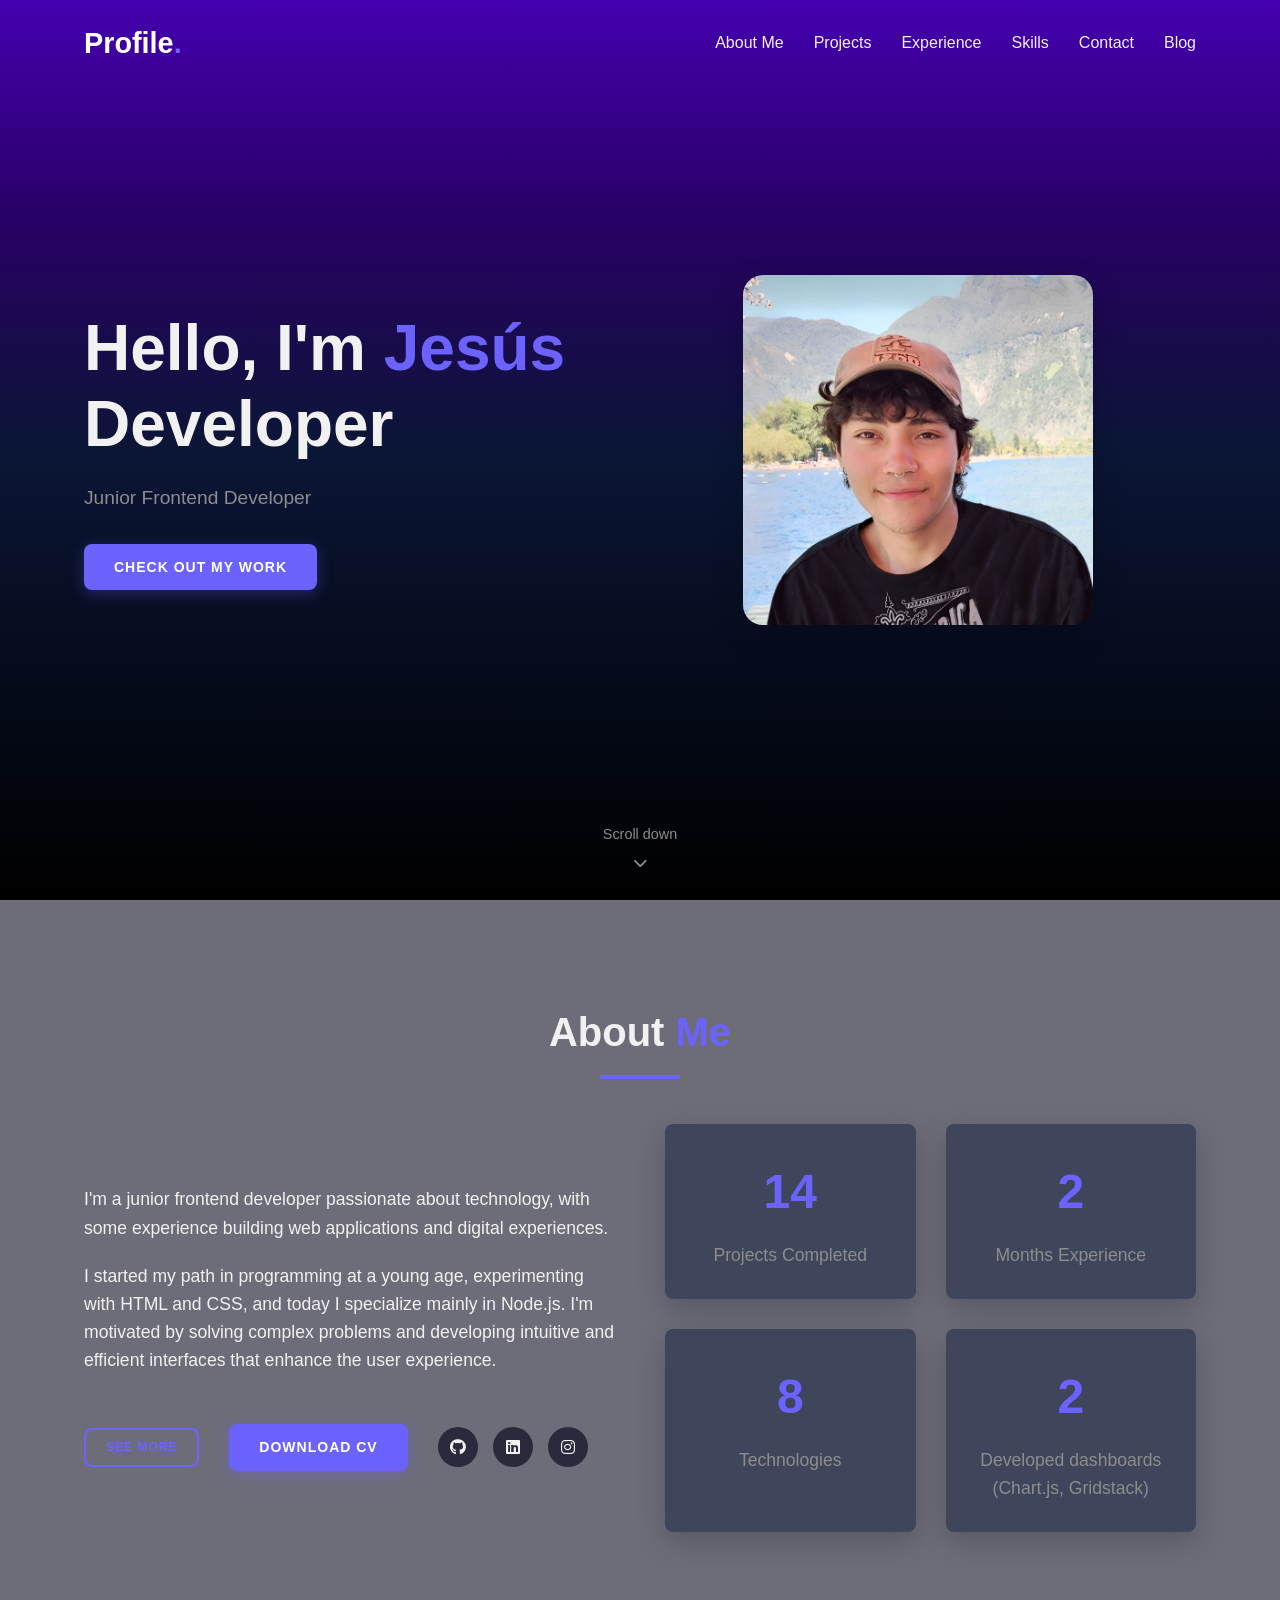
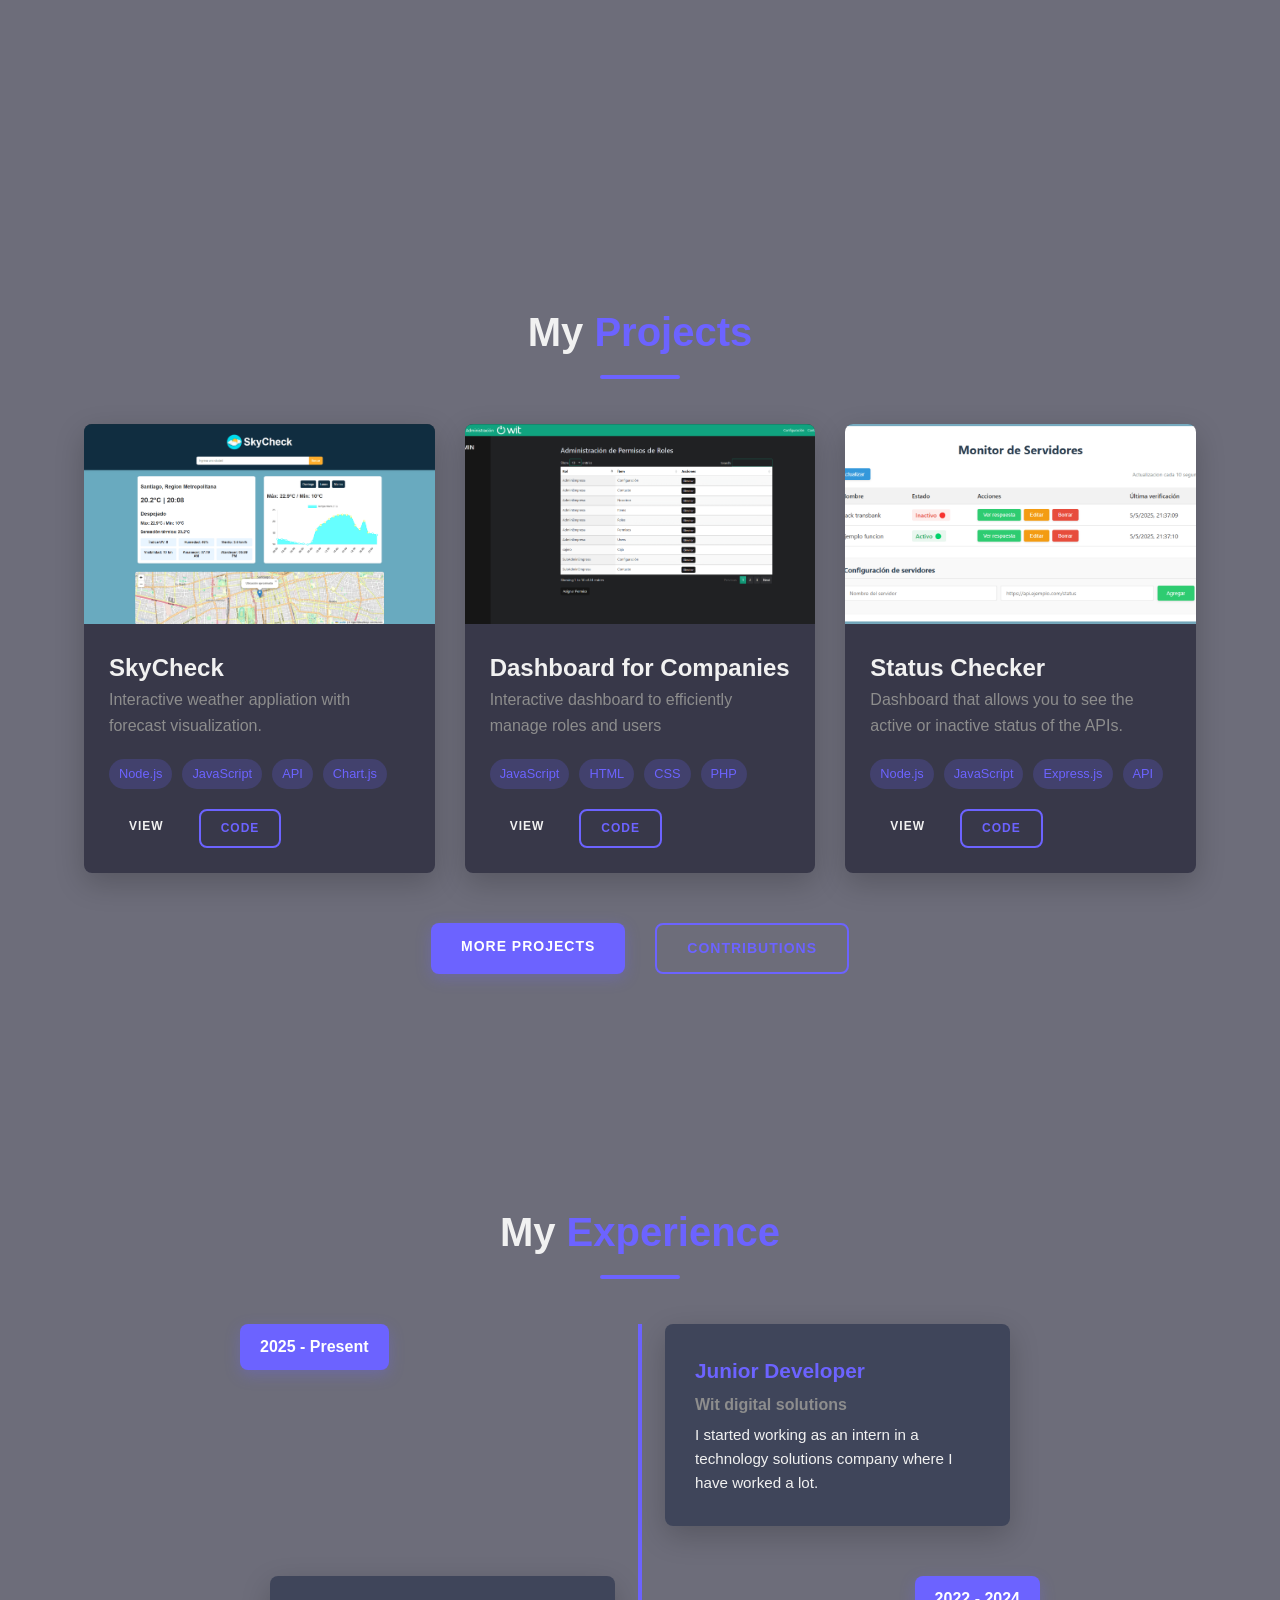
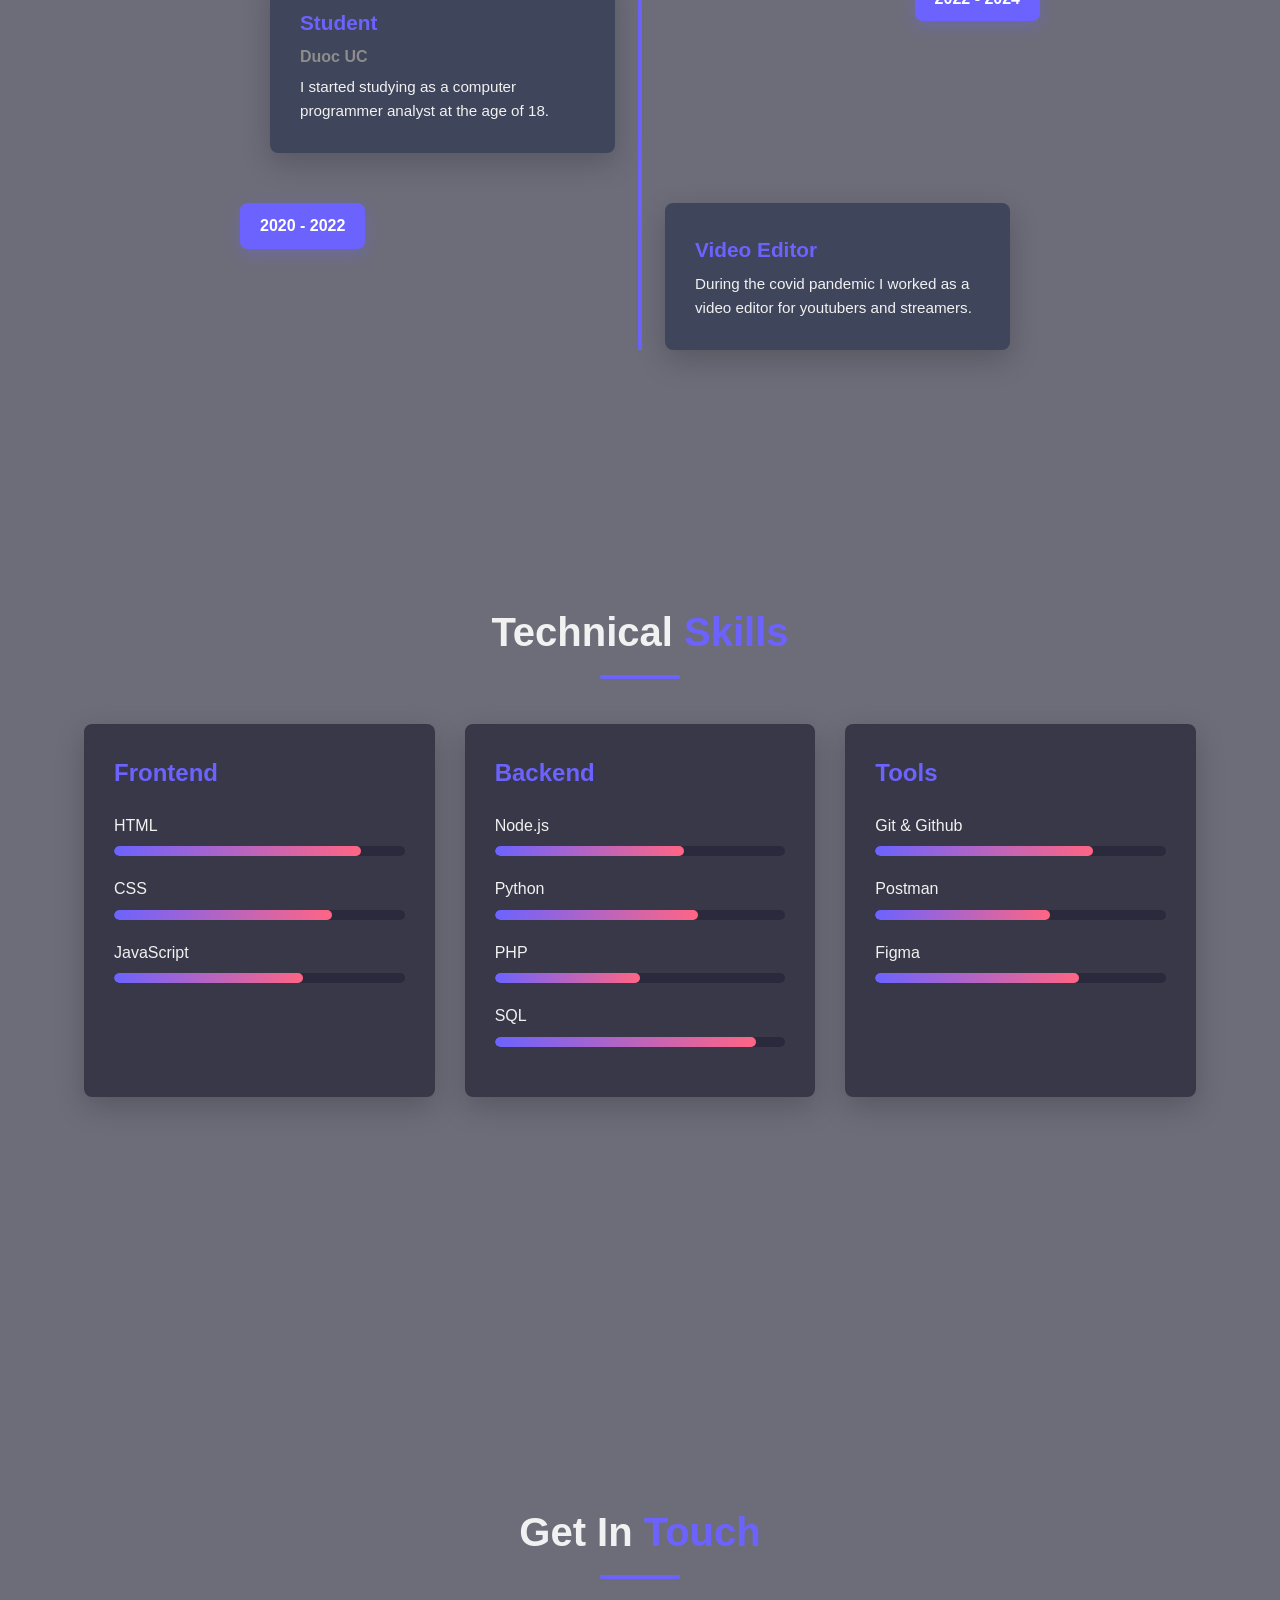
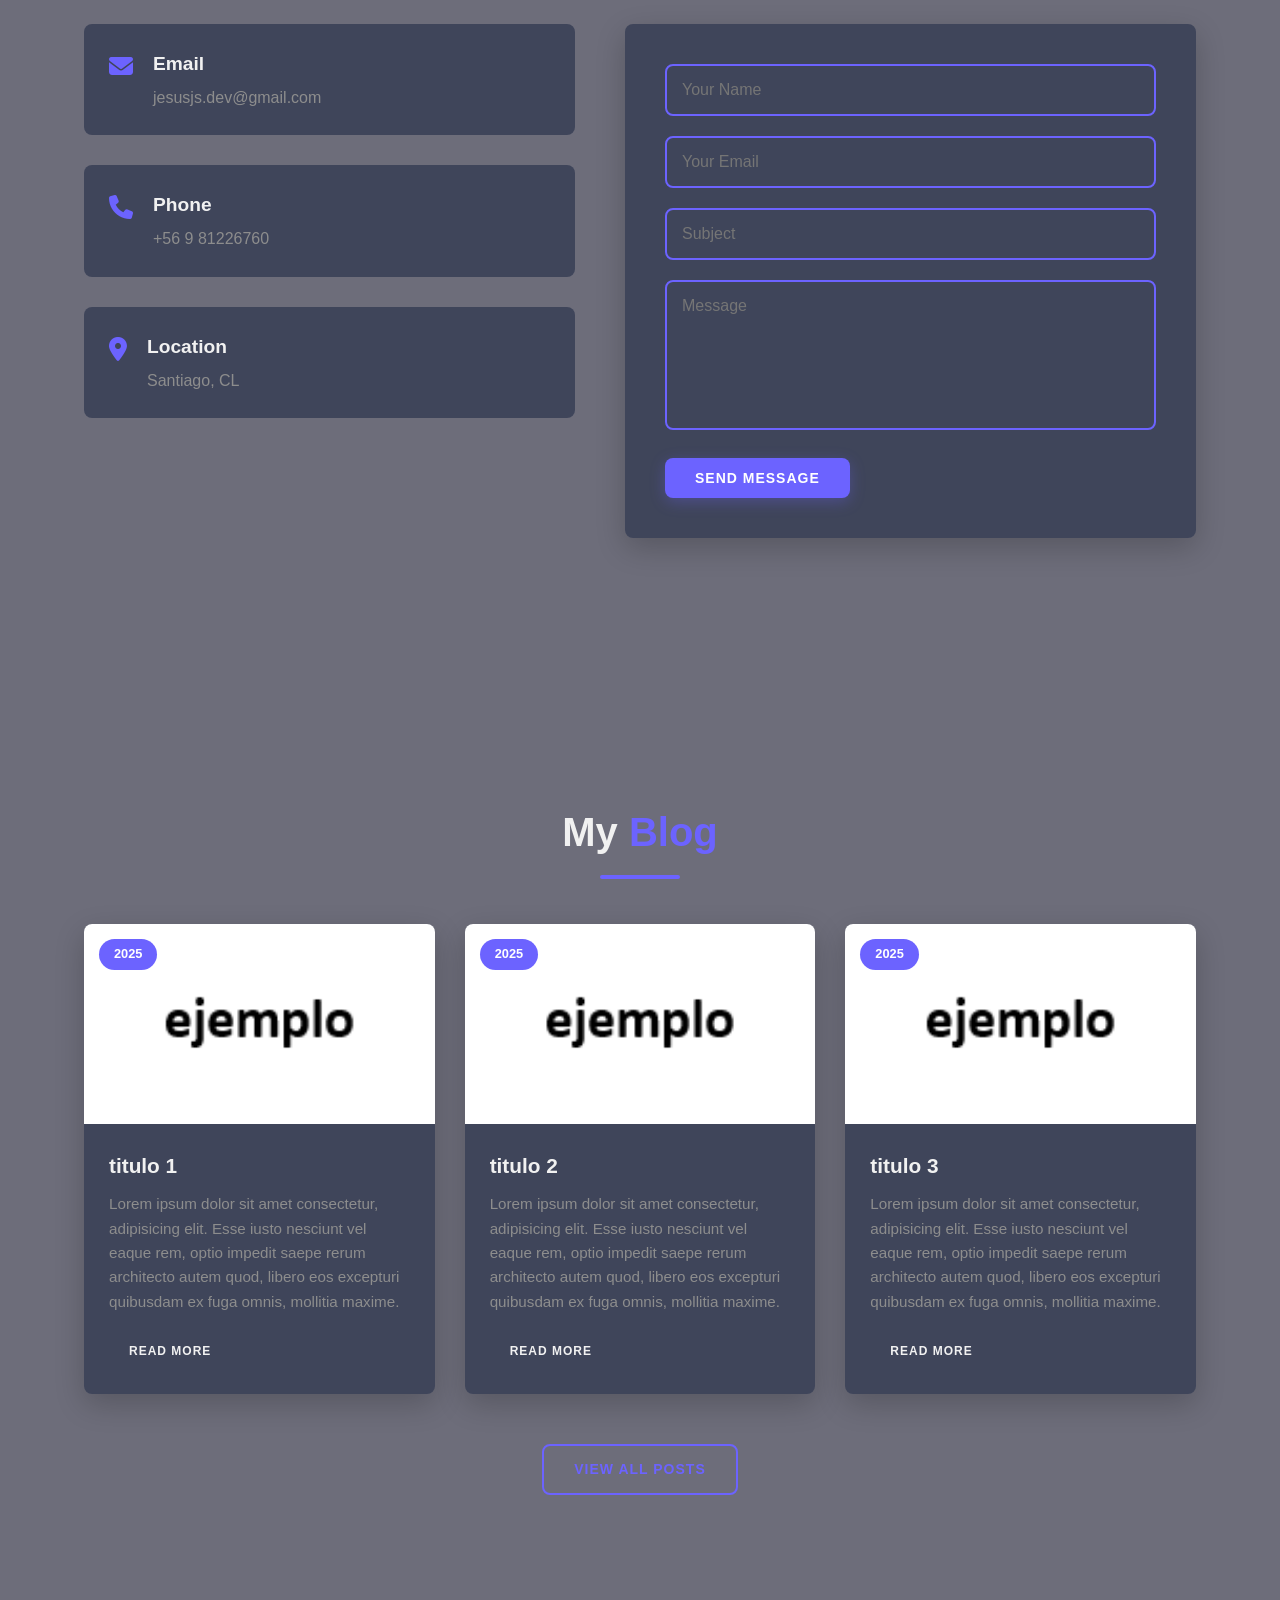
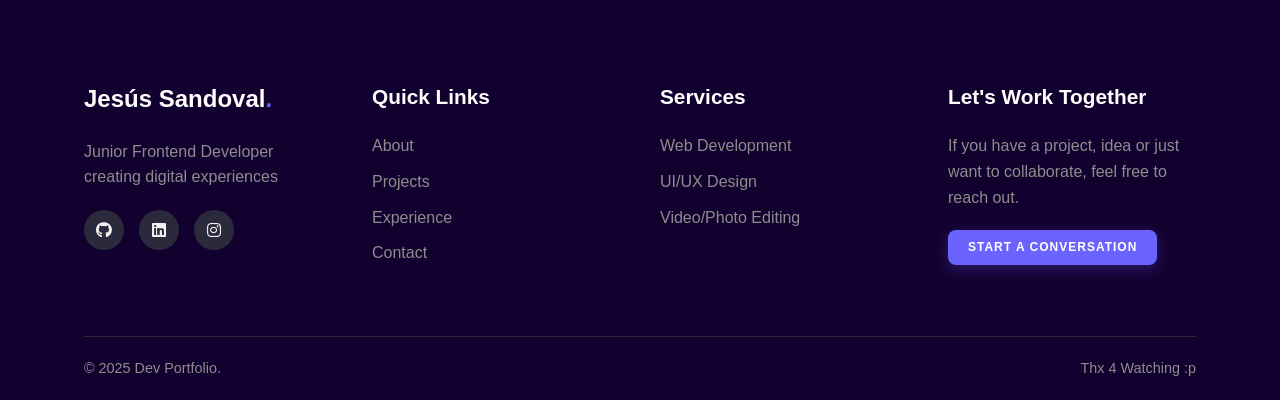
<file: index.html>
<!DOCTYPE html>
<html lang="en">

<head>
    <meta charset="UTF-8">
    <meta name="viewport" content="width=device-width, initial-scale=1.0">
    <link rel="stylesheet" href="https://cdnjs.cloudflare.com/ajax/libs/font-awesome/6.4.0/css/all.min.css">
    <link rel="stylesheet" href=" css/styles.css">
    <title>Portfolio Jesús</title>
</head>

<body>
    <!-- Navbar -->
    <nav class="navbar">
        <div class="container">
            <a href="#hero" class="logo">Profile<span>.</span></a>
            <ul class="nav-links">
                <li><a href="#about">About Me</a></li>
                <li><a href="#projects">Projects</a></li>
                <li><a href="#experience">Experience</a></li>
                <li><a href="#skills">Skills</a></li>
                <li><a href="#contact">Contact</a></li>
                <li><a href="#blog">Blog</a></li>
            </ul>
            <div class="menu-btn">
                <div class="btn-line"></div>
                <div class="btn-line"></div>
                <div class="btn-line"></div>
            </div>
        </div>
    </nav>

    <div class="contenido-secciones">
        <!-- Profile -->
        <section id="hero" class="hero">
            <div class="container">
                <div class="hero-content">
                    <h1 class="hero-title">
                        <span class="title-word title-word-1">Hello,</span>
                        <span class="title-word title-word-2">I'm</span>
                        <span class="title-word title-word-3">Jesús</span>
                        <span class="title-word title-word-4">Developer</span>
                    </h1>
                    <p class="hero-subtitle">Junior Frontend Developer</p>
                    <a href="#projects" class="btn btn-primary">Check out my work</a>
                </div>
                <div class="hero-image">
                    <div class="image-wrapper">
                        <img src=" img/perfil2.jpg" alt="Developer" class="profile-img">
                        <div class="glow"></div>
                    </div>
                </div>
            </div>
            <div class="scroll-down">
                <span>Scroll down</span>
                <i class="fas fa-chevron-down"></i>
            </div>
        </section>

        <!-- About Me -->
        <section id="about" class="section about">
            <div class="container">
                <h2 class="section-title">About <span>Me</span></h2>
                <div class="about-content">
                    <div class="about-text">
                        <p>I'm a junior frontend developer passionate about technology, with some experience building
                            web applications and digital experiences.</p>
                        <p>I started my path in programming at a young age, experimenting with HTML and CSS, and today I
                            specialize mainly in Node.js. I'm motivated by solving complex problems and developing
                            intuitive and efficient interfaces that enhance the user experience.</p>
                        <div class="hidden-content">
                            <p>When I'm not coding, you can find me cooking, drawing or watching movies.</p>
                            <p>I've also collaborated on several team projects where we applied agile methodologies and
                                version control using Git. My focus has always been on writing clean, maintainable code
                                and continuously learning new tools and technologies.</p>
                            <p>My goal is to grow into a professional capable of leading development teams and
                                delivering impactful software solutions.</p>
                        </div>

                        <div class="about-links">
                            <a href="#" id="seeMoreBtn" class="btn btn-small btn-outline">See more</a>
                            <a href=" docs/jesús_sandoval_cv.pdf" class="btn btn-primary" download>Download CV</a>
                            <div class="social-links">
                                <a href="https://github.com/jesuSando"><i class="fab fa-github"></i></a>
                                <a href="https://www.linkedin.com/in/jesús-sandoval-martínez-983112292/"><i
                                        class="fab fa-linkedin"></i></a>
                                <a href="https://www.instagram.com/vzzaroo/"><i class="fab fa-instagram"></i></a>
                            </div>
                        </div>
                    </div>
                    <div class="about-stats">
                        <div class="stats-item">
                            <div class="stats-number" data-count="20">0</div>
                            <div class="stats-label">Projects Completed</div>
                        </div>
                        <div class="stats-item">
                            <div class="stats-number" data-count="3">0</div>
                            <div class="stats-label">Months Experience</div>
                        </div>
                        <div class="stats-item">
                            <div class="stats-number" data-count="12">0</div>
                            <div class="stats-label">Technologies</div>
                        </div>
                        <div class="stats-item">
                            <div class="stats-number" data-count="3">0</div>
                            <div class="stats-label">Developed dashboards (Chart.js, Gridstack)</div>
                        </div>
                    </div>
                </div>
            </div>
        </section>

        <!-- Projects -->
        <section id="projects" class="section projects">
            <div class="container">
                <h2 class="section-title">My <span>Projects</span></h2>
                <div class="projects-grid">
                    <div class="project-card">
                        <div class="project-image">
                            <img src=" img/SkyCkeck.png" alt="project 1">
                        </div>
                        <div class="project-info">
                            <h3>SkyCheck</h3>
                            <p>Interactive weather appliation with forecast visualization.</p>
                            <div class="project-tech">
                                <span>Node.js</span>
                                <span>JavaScript</span>
                                <span>API</span>
                                <span>Chart.js</span>
                            </div>
                            <div class="project-links">
                                <a href="https://skycheck-22f9.onrender.com/" class="btn btn-small">View</a>
                                <a href="https://github.com/jesuSando/weather-app.git"
                                    class="btn btn-small btn-outline">Code</a>
                            </div>
                        </div>
                    </div>
                    <div class="project-card">
                        <div class="project-image">
                            <img src=" img/Dashboard-empresas.png" alt="project 1">
                        </div>
                        <div class="project-info">
                            <h3>Dashboard for Companies</h3>
                            <p>Interactive dashboard to efficiently manage roles and users</p>
                            <div class="project-tech">
                                <span>JavaScript</span>
                                <span>HTML</span>
                                <span>CSS</span>
                                <span>PHP</span>
                            </div>
                            <div class="project-links">
                                <a href="redirect.html"redirect" class="btn btn-small">View</a>
                                <a href="https://github.com/jesuSando/dashboard-empresas.git"
                                    class="btn btn-small btn-outline">Code</a>
                            </div>
                        </div>
                    </div>
                    <div class="project-card">
                        <div class="project-image">
                            <img src=" img/listener.png" alt="project 1">
                        </div>
                        <div class="project-info">
                            <h3>Status Checker</h3>
                            <p>Dashboard that allows you to see the active or inactive status of the APIs.</p>
                            <div class="project-tech">
                                <span>Node.js</span>
                                <span>JavaScript</span>
                                <span>Express.js</span>
                                <span>API</span>

                            </div>
                            <div class="project-links">
                                <a href="redirect.html"redirect" class="btn btn-small">View</a>
                                <a href="https://github.com/jesuSando/listener.git"
                                    class="btn btn-small btn-outline">Code</a>
                            </div>
                        </div>
                    </div>
                </div>

                <div class="hidden-projects">
                    <div class="more-projects-container">
                        <div class="project-card">
                            <div class="project-image">
                                <img src=" img/SkyCkeck.png" alt="project 1">
                            </div>
                            <div class="project-info">
                                <h3>SkyCheck</h3>
                                <p>Interactive weather appliation with forecast visualization.</p>
                                <div class="project-tech">
                                    <span>JavaScript</span>
                                    <span>API</span>
                                    <span>Chart.js</span>
                                </div>
                                <div class="project-links">
                                    <a href="https://skycheck-22f9.onrender.com/" class="btn btn-small">View</a>
                                    <a href="https://github.com/jesuSando/weather-app.git"
                                        class="btn btn-small btn-outline">Code</a>
                                </div>
                            </div>
                        </div>
                        <div class="project-card">
                            <div class="project-image">
                                <img src=" img/Dashboard-empresas.png" alt="project 1">
                            </div>
                            <div class="project-info">
                                <h3>Dashboard for Companies</h3>
                                <p>Interactive dashboard to efficiently manage roles and users</p>
                                <div class="project-tech">
                                    <span>JavaScript</span>
                                    <span>HTML</span>
                                    <span>CSS</span>
                                    <span>PHP</span>
                                </div>
                                <div class="project-links">
                                    <a href="redirect.html"redirect" class="btn btn-small">View</a>
                                    <a href="https://github.com/jesuSando/dashboard-empresas.git"
                                        class="btn btn-small btn-outline">Code</a>
                                </div>
                            </div>
                        </div>
                        <div class="project-card">
                            <div class="project-image">
                                <img src=" img/ejemplo.png" alt="project 1">
                            </div>
                            <div class="project-info">
                                <h3>Project 3</h3>
                                <p>Lorem ipsum dolor sit amet, consectetur adipisicing elit.</p>
                                <div class="project-tech">
                                    <span>leng1</span>
                                    <span>leng2</span>
                                    <span>leng3</span>
                                </div>
                                <div class="project-links">
                                    <a href="redirect.html"redirect" class="btn btn-small">View</a>
                                    <a href="#" class="btn btn-small btn-outline">Code</a>
                                </div>
                            </div>
                        </div>
                    </div>
                </div>

                <div class="hidden-contributions">
                    <h3 class="contributions-title">Main <span>Contributions</span></h3>
                    <div class="contributions-container">
                        <div class="project-card">
                            <div class="project-image">
                                <img src=" img/backend.png" alt="backend project">
                            </div>
                            <div class="project-info">
                                <h3>Spence Backend Integration</h3>
                                <p>Node.js backend that connects Spence devices with th MasGPS API to retrive real-time
                                    data like driver info, speed and odometer reading.</p>
                                <div class="project-tech">
                                    <span>Node.js</span>
                                    <span>Express.js</span>
                                    <span>API</span>
                                </div>
                                <p>(Code Not Avalible)</p>
                            </div>
                        </div>
                        <div class="project-card">
                            <div class="project-image">
                                <img src=" img/DuocApp.png" alt="frontend app">
                            </div>
                            <div class="project-info">
                                <h3>Frontend DuocApp</h3>
                                <p>Application for recording student attendance by scanning QR codes in classrooms.</p>
                                <div class="project-tech">
                                    <span>TypeScript</span>
                                    <span>HTML</span>
                                    <span>SCSS</span>
                                    <span>JavaScript</span>
                                </div>
                                <div class="project-links">
                                    <a href="redirect.html"redirect" class="btn btn-small">View</a>
                                    <a href="https://github.com/Pipo9308/Duoc----RegistrApp.git"
                                        class="btn btn-small btn-outline">Code</a>
                                </div>
                            </div>
                        </div>
                        <div class="project-card">
                            <div class="project-image">
                                <img src=" img/ejemplo.png" alt="project 1">
                            </div>
                            <div class="project-info">
                                <h3>Project 3</h3>
                                <p>Lorem ipsum dolor sit amet, consectetur adipisicing elit.</p>
                                <div class="project-tech">
                                    <span>leng1</span>
                                    <span>leng2</span>
                                    <span>leng3</span>
                                </div>
                                <div class="project-links">
                                    <a href="#" class="btn btn-small">View</a>
                                    <a href="#" class="btn btn-small btn-outline">Code</a>
                                </div>
                            </div>
                        </div>
                    </div>
                </div>

                <div class="text-center btns-container">
                    <a href="" id="moreProjects" class="btn btn-primary">More Projects</a>
                    <a href="" id="contributions" class="btn btn-outline">Contributions</a>
                </div>
            </div>
        </section>

        <!-- Experience -->
        <section id="experience" class="section experience">
            <div class="container">
                <h2 class="section-title">My <span>Experience</span></h2>
                <div class="timeline">
                    <div class="timeline-item">
                        <div class="timeline-date">2025 - Present</div>
                        <div class="timeline-content">
                            <h3>Junior Developer</h3>
                            <h4>Wit digital solutions</h4>
                            <p>I started working as an intern in a technology solutions company where I have worked a
                                lot.</p>
                        </div>
                    </div>
                    <div class="timeline-item">
                        <div class="timeline-date">2022 - 2024</div>
                        <div class="timeline-content">
                            <h3>Student</h3>
                            <h4>Duoc UC</h4>
                            <p>I started studying as a computer programmer analyst at the age of 18.</p>
                        </div>
                    </div>
                    <div class="timeline-item">
                        <div class="timeline-date">2020 - 2022</div>
                        <div class="timeline-content">
                            <h3>Video Editor</h3>
                            <p>During the covid pandemic I worked as a video editor for youtubers and streamers.</p>
                        </div>
                    </div>
                </div>
            </div>
        </section>

        <!-- Skills -->
        <section id="skills" class="section skills">
            <div class="container">
                <h2 class="section-title">Technical <span>Skills</span></h2>
                <div class="skills-container">
                    <div class="skills-category">
                        <h3>Frontend</h3>
                        <div class="skill-item">
                            <span class="skill-name">HTML</span>
                            <div class="skill-bar">
                                <div class="skill-level" data-level="85"></div>
                            </div>
                        </div>
                        <div class="skill-item">
                            <span class="skill-name">CSS</span>
                            <div class="skill-bar">
                                <div class="skill-level" data-level="75"></div>
                            </div>
                        </div>
                        <div class="skill-item">
                            <span class="skill-name">JavaScript</span>
                            <div class="skill-bar">
                                <div class="skill-level" data-level="65"></div>
                            </div>
                        </div>
                    </div>
                    <div class="skills-category">
                        <h3>Backend</h3>
                        <div class="skill-item">
                            <span class="skill-name">Node.js</span>
                            <div class="skill-bar">
                                <div class="skill-level" data-level="65"></div>
                            </div>
                        </div>
                        <div class="skill-item">
                            <span class="skill-name">Python</span>
                            <div class="skill-bar">
                                <div class="skill-level" data-level="70"></div>
                            </div>
                        </div>
                        <div class="skill-item">
                            <span class="skill-name">PHP</span>
                            <div class="skill-bar">
                                <div class="skill-level" data-level="50"></div>
                            </div>
                        </div>
                        <div class="skill-item">
                            <span class="skill-name">SQL</span>
                            <div class="skill-bar">
                                <div class="skill-level" data-level="90"></div>
                            </div>
                        </div>
                    </div>
                    <div class="skills-category">
                        <h3>Tools</h3>
                        <div class="skill-item">
                            <span class="skill-name">Git & Github</span>
                            <div class="skill-bar">
                                <div class="skill-level" data-level="75"></div>
                            </div>
                        </div>
                        <div class="skill-item">
                            <span class="skill-name">Postman</span>
                            <div class="skill-bar">
                                <div class="skill-level" data-level="60"></div>
                            </div>
                        </div>
                        <div class="skill-item">
                            <span class="skill-name">Figma</span>
                            <div class="skill-bar">
                                <div class="skill-level" data-level="70"></div>
                            </div>
                        </div>
                    </div>
                </div>
            </div>
        </section>

        <!-- Contact -->
        <section id="contact" class="section contact">
            <div class="container">
                <h2 class="section-title">Get In <span>Touch</span></h2>
                <div class="contact-content">
                    <div class="contact-info">
                        <div class="contact-item">
                            <i class="fas fa-envelope"></i>
                            <div class="contact-text">
                                <h3>Email</h3>
                                <p>jesusjs.dev@gmail.com</p>
                            </div>
                        </div>
                        <div class="contact-item">
                            <i class="fas fa-phone"></i>
                            <div class="contact-text">
                                <h3>Phone</h3>
                                <p>+56 9 81226760</p>
                            </div>
                        </div>
                        <div class="contact-item">
                            <i class="fas fa-map-marker-alt"></i>
                            <div class="contact-text">
                                <h3>Location</h3>
                                <p>Santiago, CL</p>
                            </div>
                        </div>
                    </div>
                    <form class="contact-form">
                        <div class="form-group">
                            <input type="text" id="name-form" placeholder="Your Name" required>
                        </div>
                        <div class="form-group">
                            <input type="email" id="email-form" placeholder="Your Email" required>
                        </div>
                        <div class="form-group">
                            <input type="text" id="subject-form" placeholder="Subject">
                        </div>
                        <div class="form-group">
                            <textarea id="message-form" placeholder="Message" required></textarea>
                        </div>
                        <button type="submit" class="btn btn-primary" id="send-contact">Send Message</button>
                    </form>
                </div>
            </div>
        </section>

        <!-- Blog -->
        <section id="blog" class="section blog">
            <div class="container">
                <h2 class="section-title">My <span>Blog</span></h2>
                <div class="blog-grid">
                    <div class="blog-card">
                        <div class="blog-image">
                            <img src=" img/ejemplo.png" alt="Blog post">
                            <div class="blog-date">2025</div>
                        </div>
                        <div class="blog-content">
                            <h3>titulo 1</h3>
                            <p>Lorem ipsum dolor sit amet consectetur, adipisicing elit. Esse iusto nesciunt vel eaque
                                rem, optio impedit saepe rerum architecto autem quod, libero eos excepturi quibusdam ex
                                fuga omnis, mollitia maxime.</p>
                            <a href="#" class="btn btn-small">Read More</a>
                        </div>
                    </div>
                    <div class="blog-card">
                        <div class="blog-image">
                            <img src=" img/ejemplo.png" alt="Blog post">
                            <div class="blog-date">2025</div>
                        </div>
                        <div class="blog-content">
                            <h3>titulo 2</h3>
                            <p>Lorem ipsum dolor sit amet consectetur, adipisicing elit. Esse iusto nesciunt vel eaque
                                rem, optio impedit saepe rerum architecto autem quod, libero eos excepturi quibusdam ex
                                fuga omnis, mollitia maxime.</p>
                            <a href="#" class="btn btn-small">Read More</a>
                        </div>
                    </div>
                    <div class="blog-card">
                        <div class="blog-image">
                            <img src=" img/ejemplo.png" alt="Blog post">
                            <div class="blog-date">2025</div>
                        </div>
                        <div class="blog-content">
                            <h3>titulo 3</h3>
                            <p>Lorem ipsum dolor sit amet consectetur, adipisicing elit. Esse iusto nesciunt vel eaque
                                rem, optio impedit saepe rerum architecto autem quod, libero eos excepturi quibusdam ex
                                fuga omnis, mollitia maxime.</p>
                            <a href="#" class="btn btn-small">Read More</a>
                        </div>
                    </div>
                </div>
                <div class="text-center">
                    <a href="#" class="btn btn-outline">View All Posts</a>
                </div>
            </div>
        </section>
    </div>


    <!-- Footer -->
    <footer class="footer">
        <div class="container">
            <div class="footer-content">
                <div class="footer-about">
                    <a href="#hero" class="logo">Jesús Sandoval<span>.</span></a>
                    <p>Junior Frontend Developer creating digital experiences</p>
                    <div class="social-links">
                        <a href="https://github.com/jesuSando"><i class="fab fa-github"></i></a>
                        <a href="https://www.linkedin.com/in/jesús-sandoval-martínez-983112292/"><i
                                class="fab fa-linkedin"></i></a>
                        <a href="https://www.instagram.com/vzzaroo/"><i class="fab fa-instagram"></i></a>
                    </div>
                </div>
                <div class="footer-links">
                    <h3>Quick Links</h3>
                    <ul>
                        <li><a href="#about">About</a></li>
                        <li><a href="#projects">Projects</a></li>
                        <li><a href="#experience">Experience</a></li>
                        <li><a href="#contact">Contact</a></li>
                    </ul>
                </div>
                <div class="footer-links">
                    <h3>Services</h3>
                    <ul>
                        <li><a href="#contact" class="contact-link" data-subject="Web Development">Web Development</a>
                        </li>
                        <li><a href="#contact" class="contact-link" data-subject="UI/UX Design">UI/UX Design</a></li>
                        <li><a href="#contact" class="contact-link" data-subject="Video/Photo Editing">Video/Photo
                                Editing</a></li>
                    </ul>
                </div>
                <div class="footer-cta">
                    <h3>Let's Work Together</h3>
                    <p>If you have a project, idea or just want to collaborate, feel free to reach out.</p>
                    <a href="#contact" class="btn btn-small btn-primary">Start a Conversation</a>
                </div>
            </div>
            <div class="footer-bottom">
                <p>&copy; 2025 Dev Portfolio.</p>
                <div class="footer-legal">
                    <p>Thx 4 Watching :p</p>
                </div>
            </div>
        </div>
    </footer>
    <script src=" js/script.js"></script>
    <script src=" js/form.js"></script>

</html>
</file>
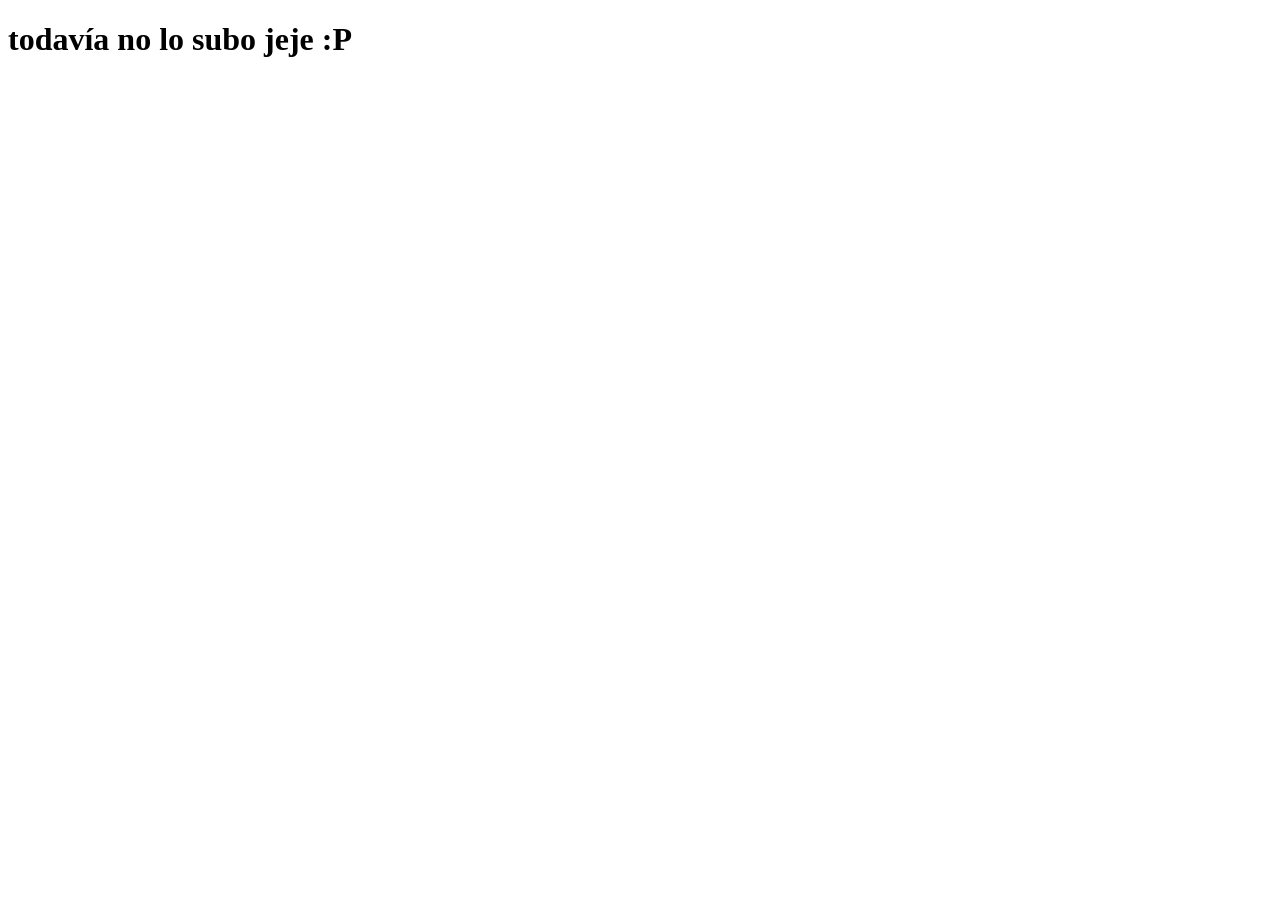
<file: redirect.html>
<!DOCTYPE html>
<html lang="en">
<head>
    <meta charset="UTF-8">
    <meta name="viewport" content="width=device-width, initial-scale=1.0">
    <title>Document</title>
</head>
<body>
    <h1>todavía no lo subo jeje :P</h1>
</body>
</html>
</file>
<file: css/styles.css>
:root {
    --primary-color: #6c63ff;
    --primary-dark: #564fd8;
    --secondary-color: #ff6584;
    --dark-color: #1a1a2ea2;
    --darker-color: #16213e85;
    --light-color: #f1f1f1;
    --gray-color: #8d8d8d;
    --dark-gray: #2a2a3c;
    --success-color: #2ecc71;
    --warning-color: #f39c12;
    --danger-color: #e74c3c;
    --transition: all 0.3s ease;
    --border-radius: 8px;
    --box-shadow: 0 10px 30px rgba(0, 0, 0, 0.2);
    --section-padding: 100px 0;
}

* {
    margin: 0;
    padding: 0;
    box-sizing: border-box;
}

html {
    scroll-behavior: smooth;
}

body {
    font-family: 'Segoe UI', Tahoma, Geneva, Verdana, sans-serif;
    background-color: var(--dark-color);
    color: var(--light-color);
    line-height: 1.6;
    overflow-x: hidden;
}

a {
    text-decoration: none;
    color: inherit;
}

ul {
    list-style: none;
}

img {
    max-width: 100%;
    height: auto;
}

.container {
    width: 90%;
    max-width: 1200px;
    margin: 0 auto;
    padding: 0 20px;
}

.btn {
    display: inline-block;
    padding: 12px 30px;
    border-radius: var(--border-radius);
    font-weight: 600;
    text-transform: uppercase;
    letter-spacing: 1px;
    transition: var(--transition);
    cursor: pointer;
    border: none;
    outline: none;
    font-size: 14px;
}

.btn-primary {
    background-color: var(--primary-color);
    color: white;
    box-shadow: 0 4px 15px rgba(108, 99, 255, 0.3);
}

.btn-primary:hover {
    background-color: var(--primary-dark);
    transform: translateY(-3px);
    box-shadow: 0 6px 20px rgba(108, 99, 255, 0.4);
}

.btn-outline {
    background-color: transparent;
    color: var(--primary-color);
    border: 2px solid var(--primary-color);
}

.btn-outline:hover {
    background-color: var(--primary-color);
    color: white;
    transform: translateY(-3px);
}

.btn-small {
    padding: 8px 20px;
    font-size: 12px;
}

.contenido-secciones {
    display: flex;
    flex-direction: column;
    background: linear-gradient(to bottom,
    #4500B0 0%,     /* Azul casi negro */
    #270063 25%,
    #0b1636 50%,    /* Morado muy apagado */
    #000000 100% 
        );
    background-attachment: fixed;

}

.section {
    padding: var(--section-padding);
    min-height: 100vh;
    height: auto;
}

.section-title {
    font-size: 2.5rem;
    margin-bottom: 60px;
    text-align: center;
    position: relative;
}

.section-title span {
    color: var(--primary-color);
}

.section-title:after {
    content: '';
    position: absolute;
    bottom: -15px;
    left: 50%;
    transform: translateX(-50%);
    width: 80px;
    height: 4px;
    background-color: var(--primary-color);
    border-radius: 2px;
}

.text-center {
    text-align: center;
}

/*----------------------------------------- navbar -----------------------------------------*/

.navbar {
    position: fixed;
    top: 0;
    left: 0;
    width: 100%;
    padding: 20px 0;
    z-index: 1000;
    transition: all 0.7s ease;
}

.navbar.scrolled {
    background-color: #12002e;
    padding: 15px 0;
    box-shadow: var(--box-shadow);
}

.navbar .container {
    display: flex;
    justify-content: space-between;
    align-items: center;
}

.logo {
    font-size: 1.8rem;
    font-weight: 700;
    color: white;
}

.logo span {
    color: var(--primary-color);
}

.nav-links {
    display: flex;
    gap: 30px;
}

.nav-links a {
    font-weight: 500;
    position: relative;
    transition: var(--transition);
}

.nav-links a::after {
    content: '';
    position: absolute;
    bottom: -5px;
    left: 0;
    width: 0;
    height: 2px;
    background-color: var(--primary-color);
    transition: var(--transition);
}

.nav-links a:hover::after {
    width: 100%;
}

.nav-links a:hover {
    color: var(--primary-color);
}

.menu-btn {
    display: none;
    cursor: pointer;
    z-index: 1001;
}

.btn-line {
    width: 28px;
    height: 3px;
    background-color: white;
    margin: 5px 0;
    transition: var(--transition);
}


/*----------------------------------------- Profile -----------------------------------------*/
.hero {
    height: 100vh;
    display: flex;
    align-items: center;
    position: relative;
    overflow: hidden;
}

.hero::before {
    content: '';
    position: absolute;
    top: 0;
    left: 0;
    width: 100%;
    height: 100%;

    z-index: -1;
}

.hero .container {
    display: flex;
    align-items: center;
    justify-content: space-between;
    position: relative;
}

.hero-content {
    flex: 1;
    max-width: 600px;
}

.hero-title {
    font-size: 4rem;
    margin-bottom: 20px;
    line-height: 1.2;
    overflow: hidden;
}

.title-word {
    display: inline-block;
    opacity: 0;
    transform: translateY(100%);
    animation: slideUp 0.8s forwards;
}

.title-word-1 {
    animation-delay: 0.1s;
}

.title-word-2 {
    animation-delay: 0.3s;
}

.title-word-3 {
    animation-delay: 0.5s;
    color: var(--primary-color);
}

.title-word-4 {
    animation-delay: 0.7s;
}

@keyframes slideUp {
    to {
        opacity: 1;
        transform: translateY(0);
    }
}

.hero-subtitle {
    font-size: 1.2rem;
    margin-bottom: 30px;
    color: var(--gray-color);
    opacity: 0;
    animation: fadeIn 1s forwards 1s;
}

@keyframes fadeIn {
    to {
        opacity: 1;
        transform: translateY(0);
        transform: translateX(0);
        transform: scale(1);
        transform: rotate(0);
        /* All transforms to cover all cases */
    }
}

.hero-image {
    flex: 1;
    display: flex;
    justify-content: center;
    position: relative;
}

.image-wrapper {
    position: relative;
    width: 350px;
    height: 350px;
    border-radius: 20px;
    overflow: hidden;
    box-shadow: var(--box-shadow);
    animation: float 6s ease-in-out infinite;
}

.profile-img {
    width: 100%;
    height: 100%;
    object-fit: cover;
}

.glow {
    position: absolute;
    width: 100%;
    height: 100%;
    top: 0;
    left: 0;
    background: radial-gradient(circle at center, rgba(108, 99, 255, 0.3) 0%, transparent 70%);
    z-index: -1;
    animation: pulse 4s ease-in-out infinite;
}

@keyframes float {

    0%,
    100% {
        transform: translateY(0);
    }

    50% {
        transform: translateY(-20px);
    }
}

@keyframes pulse {

    0%,
    100% {
        opacity: 0.5;
    }

    50% {
        opacity: 0.8;
    }
}

.scroll-down {
    position: absolute;
    bottom: 30px;
    left: 0;
    right: 0;
    /* Ocupa todo el ancho */
    display: flex;
    flex-direction: column;
    align-items: center;
    /* Centra horizontalmente los hijos */
    color: var(--gray-color);
    font-size: 0.9rem;
    opacity: 0;
    animation: fadeIn 1s forwards 1.5s;
}

.scroll-down i {
    margin-top: 10px;
    animation: bounce 2s infinite;
}

@keyframes bounce {

    0%,
    20%,
    50%,
    80%,
    100% {
        transform: translateY(0);
    }

    40% {
        transform: translateY(-10px);
    }

    60% {
        transform: translateY(-5px);
    }
}

/*----------------------------------------- About Me -----------------------------------------*/
.about-content {
    display: flex;
    gap: 50px;
    align-items: center;
}

.about-text {
    flex: 1;
}

.about-text p {
    margin-bottom: 20px;
    font-size: 1.1rem;
}

.about-links {
    display: flex;
    align-items: center;
    gap: 30px;
    margin-top: 30px;
}

.social-links {
    display: flex;
    gap: 15px;
}

.social-links a {
    width: 40px;
    height: 40px;
    border-radius: 50%;
    background-color: var(--dark-gray);
    display: flex;
    align-items: center;
    justify-content: center;
    transition: var(--transition);
}

.social-links a:hover {
    background-color: var(--primary-color);
    transform: translateY(-3px);
}

.about-stats {
    flex: 1;
    display: grid;
    grid-template-columns: repeat(2, 1fr);
    gap: 30px;
}

.stats-item {
    background-color: var(--darker-color);
    padding: 30px;
    border-radius: var(--border-radius);
    text-align: center;
    box-shadow: var(--box-shadow);
    transition: var(--transition);
}

.stats-item:hover {
    transform: translateY(-10px);
    box-shadow: 0 15px 35px rgba(0, 0, 0, 0.3);
}

.stats-number {
    font-size: 3rem;
    font-weight: 700;
    color: var(--primary-color);
    margin-bottom: 10px;
}

.stats-label {
    font-size: 1.1rem;
    color: var(--gray-color);
}

/*----------------------------------------- Projects -----------------------------------------*/

.projects-grid {
    display: grid;
    grid-template-columns: repeat(auto-fill, minmax(350px, 1fr));
    gap: 30px;
    margin-bottom: 50px;
}

.project-card {
    background-color: var(--dark-color);
    border-radius: var(--border-radius);
    overflow: hidden;
    box-shadow: var(--box-shadow);
    transition: var(--transition);
}

.project-card:hover {
    transform: translateY(-10px);
    box-shadow: 0 15px 35px rgba(0, 0, 0, 0.4);
}

.project-image {
    height: 200px;
    overflow: hidden;
}

.project-image img {
    width: 100%;
    height: 100%;
    object-fit: cover;
    transition: var(--transition);
}

.project-card:hover .project-image img {
    transform: scale(1.1);
}

.project-info {
    padding: 25px;
}

.project-info h3 {
    font-size: 1.5rem;
    margin-bottom: 10x;
}

.project-info p {
    margin-bottom: 20px;
    color: var(--gray-color);
}

.project-tech {
    display: flex;
    flex-wrap: wrap;
    gap: 10px;
    margin-bottom: 20px;
}

.project-tech span {
    background-color: rgba(108, 99, 255, 0.2);
    color: var(--primary-color);
    padding: 5px 10px;
    border-radius: 20px;
    font-size: 0.8rem;
    font-weight: 500;
}

.project-links {
    display: flex;
    gap: 15px;
}

.btns-container {
    display: flex;
    justify-content: center;
    gap: 30px;
}

/*----------------------------------------- Experience -----------------------------------------*/
.timeline {
    position: relative;
    max-width: 800px;
    margin: 0 auto;
}

.timeline::before {
    content: '';
    position: absolute;
    top: 0;
    left: 50%;
    width: 4px;
    height: 100%;
    background-color: var(--primary-color);
    transform: translateX(-50%);
}

.timeline-item {
    position: relative;
    margin-bottom: 50px;
    display: flex;
    justify-content: flex-end;
    padding-right: 30px;
}

.timeline-item:nth-child(even) {
    justify-content: flex-start;
    padding-left: 30px;
    padding-right: 0;
}

.timeline-date {
    position: absolute;
    top: 0;
    left: 0;
    background-color: var(--primary-color);
    color: white;
    padding: 10px 20px;
    border-radius: var(--border-radius);
    font-weight: 600;
    box-shadow: 0 5px 15px rgba(108, 99, 255, 0.3);
}

.timeline-item:nth-child(even) .timeline-date {
    left: auto;
    right: 0;
}

.timeline-content {
    width: calc(50% - 40px);
    background-color: var(--darker-color);
    padding: 30px;
    border-radius: var(--border-radius);
    box-shadow: var(--box-shadow);
    transition: var(--transition);
}

.timeline-content:hover {
    transform: translateY(-5px);
}

.timeline-content h3 {
    font-size: 1.3rem;
    margin-bottom: 5px;
    color: var(--primary-color);
}

.timeline h4 {
    font-size: 1rem;
    margin-bottom: 5px;
    color: var(--gray-color);
}

.timeline-content p {
    font-size: 0.95rem;
}

/*----------------------------------------- Experience -----------------------------------------*/


.skills-container {
    display: grid;
    grid-template-columns: repeat(auto-fill, minmax(300px, 1fr));
    gap: 30px;
}

.skills-category {
    background-color: var(--dark-color);
    padding: 30px;
    border-radius: var(--border-radius);
    box-shadow: var(--box-shadow);
    transition: var(--transition);
}

.skills-category:hover {
    transform: translateY(-10px);
}

.skills-category h3 {
    font-size: 1.5rem;
    margin-bottom: 20px;
    color: var(--primary-color);
}

.skill-item {
    margin-bottom: 20px;
}

.skill-name {
    display: block;
    margin-bottom: 8px;
    font-weight: 500;
}

.skill-bar {
    height: 10px;
    background-color: var(--dark-gray);
    border-radius: 5px;
    overflow: hidden;
}

.skill-level {
    height: 100%;
    background: linear-gradient(90deg, var(--primary-color), var(--secondary-color));
    border-radius: 5px;
    width: 0;
    transition: width 1.5s ease;
}

/*----------------------------------------- contact -----------------------------------------*/
.contact-content {
    display: flex;
    gap: 50px;
}

.contact-info {
    flex: 1;
}

.contact-item {
    display: flex;
    align-items: flex-start;
    gap: 20px;
    margin-bottom: 30px;
    background-color: var(--darker-color);
    padding: 25px;
    border-radius: var(--border-radius);
    transition: var(--transition);
}

.contact-item:hover {
    transform: translateY(-5px);
    box-shadow: var(--box-shadow);
}

.contact-item i {
    font-size: 1.5rem;
    color: var(--primary-color);
    margin-top: 5px;
}

.contact-item h3 {
    font-size: 1.2rem;
    margin-bottom: 5px;
}

.contact-item p {
    color: var(--gray-color);
}

.contact-form {
    flex: 1;
    background-color: var(--darker-color);
    padding: 40px;
    border-radius: var(--border-radius);
    box-shadow: var(--box-shadow);
}

.form-group {
    margin-bottom: 20px;
}

.form-group input,
.form-group textarea {
    width: 100%;
    padding: 15px;
    border-radius: var(--border-radius);
    border: var(--primary-color) 2px solid;
    background-color: transparent;
    color: white;
    font-size: 1rem;
    font-family: inherit;
    transition: var(--transition);
}

.form-group input:focus,
.form-group textarea:focus {
    outline: none;
    box-shadow: 0 0 5px var(--primary-color);
}

.form-group textarea {
    resize: none;
    height: 150px;
}

/*----------------------------------------- blog -----------------------------------------*/
.blog-grid {
    display: grid;
    grid-template-columns: repeat(auto-fill, minmax(300px, 1fr));
    gap: 30px;
    margin-bottom: 50px;
}

.blog-card {
    background-color: var(--darker-color);
    border-radius: var(--border-radius);
    overflow: hidden;
    box-shadow: var(--box-shadow);
    transition: var(--transition);
}

.blog-card:hover {
    transform: translateY(-10px);
    box-shadow: 0 15px 35px rgba(0, 0, 0, 0.4);
}

.blog-image {
    position: relative;
    height: 200px;
    overflow: hidden;
}

.blog-image img {
    width: 100%;
    height: 100%;
    object-fit: cover;
    transition: var(--transition);
}

.blog-card:hover .blog-image img {
    transform: scale(1.1);
}

.blog-date {
    position: absolute;
    top: 15px;
    left: 15px;
    background-color: var(--primary-color);
    color: white;
    padding: 5px 15px;
    border-radius: 20px;
    font-size: 0.8rem;
    font-weight: 600;
}

.blog-content {
    padding: 25px;
}

.blog-content h3 {
    font-size: 1.3rem;
    margin-bottom: 10px;
}

.blog-content p {
    margin-bottom: 20px;
    color: var(--gray-color);
    font-size: 0.95rem;
}

/*----------------------------------------- footer -----------------------------------------*/
.footer {
    background-color: #12002e;
    padding: 80px 0 0;
}

.footer-content {
    display: grid;
    grid-template-columns: repeat(auto-fit, minmax(200px, 1fr));
    gap: 40px;
    margin-bottom: 60px;
}

.footer-about {
    max-width: 300px;
}

.footer-about .logo {
    font-size: 1.5rem;
    margin-bottom: 20px;
    display: block;
    color: white;
}

.footer-about p {
    margin-bottom: 20px;
    color: var(--gray-color);
}

.footer-links h3 {
    font-size: 1.3rem;
    margin-bottom: 20px;
    color: white;
}

.footer-links ul li {
    margin-bottom: 10px;
}

.footer-links ul li a {
    color: var(--gray-color);
    transition: var(--transition);
}

.footer-links ul li a:hover {
    color: var(--primary-color);
    padding-left: 5px;
}

.footer-cta h3 {
    font-size: 1.3rem;
    margin-bottom: 20px;
    color: white;
}

.footer-cta p {
    margin-bottom: 20px;
    color: var(--gray-color);
}

.footer-bottom {
    padding: 20px 0;
    border-top: 1px solid var(--dark-gray);
    display: flex;
    justify-content: space-between;
    align-items: center;
    color: var(--gray-color);
    font-size: 0.9rem;
}

.footer-legal {
    display: flex;
    gap: 20px;
}

.footer-legal a {
    color: var(--gray-color);
    transition: var(--transition);
}

.footer-legal a:hover {
    color: var(--primary-color);
}

/* Animations */
@keyframes fadeInUp {
    from {
        opacity: 0;
        transform: translateY(30px);
    }

    to {
        opacity: 1;
        transform: translateY(0);
    }
}



.hidden-content {
    max-height: 0;
    overflow: hidden;
    transition: max-height 0.5s ease, opacity 0.5s ease;
    opacity: 0;
}

.hidden-content.expanded {
    max-height: 500px;
    opacity: 1;
}

.hidden-contributions {
    max-height: 0;
    overflow: hidden;
    transition: max-height 0.5s ease, opacity 0.5s ease;
    opacity: 0;
}

.hidden-contributions.expanded {
    max-height: 650px;
    opacity: 1;

}

.contributions-container {
    display: grid;
    grid-template-columns: repeat(auto-fill, minmax(350px, 1fr));
    gap: 30px;
    margin-bottom: 60px;

}

.contributions-title {
    font-size: 2.5rem;
    margin-bottom: 60px;
    text-align: center;
    position: relative;
}

.contributions-title span {
    color: var(--primary-color);
}

.hidden-projects {
    max-height: 0;
    overflow: hidden;
    transition: max-height 0.5s ease, opacity 0.5s ease;
    opacity: 0;
}

.hidden-projects.expanded {
    max-height: 650px;
    opacity: 1;
}

.more-projects-container {
    display: grid;
    grid-template-columns: repeat(auto-fill, minmax(350px, 1fr));
    gap: 30px;
    margin-bottom: 60px;
}

/* Responsive Styles */
@media (max-width: 1200px) {
    .hero-title {
        font-size: 3.5rem;
    }
    
    .hero-image .image-wrapper {
        width: 300px;
        height: 300px;
    }
}

@media (max-width: 992px) {
    .hero .container {
        flex-direction: column;
        text-align: center;
        padding-top: 100px;
    }
    
    .hero-content {
        margin-bottom: 50px;
        max-width: 100%;
    }
    
    .hero-image {
        margin-bottom: 50px;
    }
    
    .about-content {
        flex-direction: column;
    }
    
    .about-stats {
        margin-top: 50px;
    }
    
    .contact-content {
        flex-direction: column;
    }
    
    .contact-form {
        margin-top: 50px;
    }
    
    .timeline::before {
        left: 40px;
    }
    
    .timeline-item,
    .timeline-item:nth-child(even) {
        justify-content: flex-start;
        padding-left: 70px;
        padding-right: 0;
    }
    
    .timeline-item:nth-child(even) .timeline-date {
        left: 0;
        right: auto;
    }
    
    .timeline-content {
        width: 100%;
    }
}

@media (max-width: 768px) {
    .navbar .container {
        padding: 0 15px;
    }
    
    .nav-links {
        position: fixed;
        top: 0;
        right: -100%;
        width: 250px;
        height: 100vh;
        background-color: var(--dark-color);
        flex-direction: column;
        align-items: center;
        justify-content: center;
        gap: 30px;
        transition: var(--transition);
        z-index: 1000;
    }
    
    .nav-links.active {
        right: 0;
    }
    
    .menu-btn {
        display: block;
    }
    
    .menu-btn.active .btn-line:nth-child(1) {
        transform: rotate(45deg) translate(5px, 5px);
    }
    
    .menu-btn.active .btn-line:nth-child(2) {
        opacity: 0;
    }
    
    .menu-btn.active .btn-line:nth-child(3) {
        transform: rotate(-45deg) translate(7px, -6px);
    }
    
    .section-title {
        font-size: 2rem;
        margin-bottom: 40px;
    }
    
    .hero-title {
        font-size: 2.8rem;
    }
    
    .hero-subtitle {
        font-size: 1rem;
    }
    
    .projects-grid,
    .more-projects-container,
    .contributions-container {
        grid-template-columns: 1fr;
    }
    
    .footer-content {
        grid-template-columns: 1fr;
        gap: 30px;
    }
    
    .footer-about {
        max-width: 100%;
    }
    
    .footer-bottom {
        flex-direction: column;
        gap: 15px;
    }
}

@media (max-width: 576px) {
    .container {
        width: 95%;
        padding: 0 10px;
    }
    
    .hero-title {
        font-size: 2.2rem;
    }
    
    .btn {
        padding: 10px 20px;
        font-size: 12px;
    }
    
    .section {
        padding: 70px 0;
    }
    
    .about-stats {
        grid-template-columns: 1fr;
    }
    
    .about-links {
        flex-direction: column;
        gap: 15px;
    }
    
    .social-links {
        justify-content: center;
    }
    
    .btns-container {
        flex-direction: column;
        gap: 15px;
    }
    
    .timeline-date {
        padding: 5px 10px;
        font-size: 0.8rem;
    }
    
    .skills-container {
        grid-template-columns: 1fr;
    }
    
    .contact-item {
        flex-direction: column;
        text-align: center;
        gap: 10px;
    }
    
    .contact-item i {
        margin-top: 0;
    }
    
    .contact-form {
        padding: 20px;
    }
    
    .image-wrapper {
        width: 250px;
        height: 250px;
    }
}
</file>
